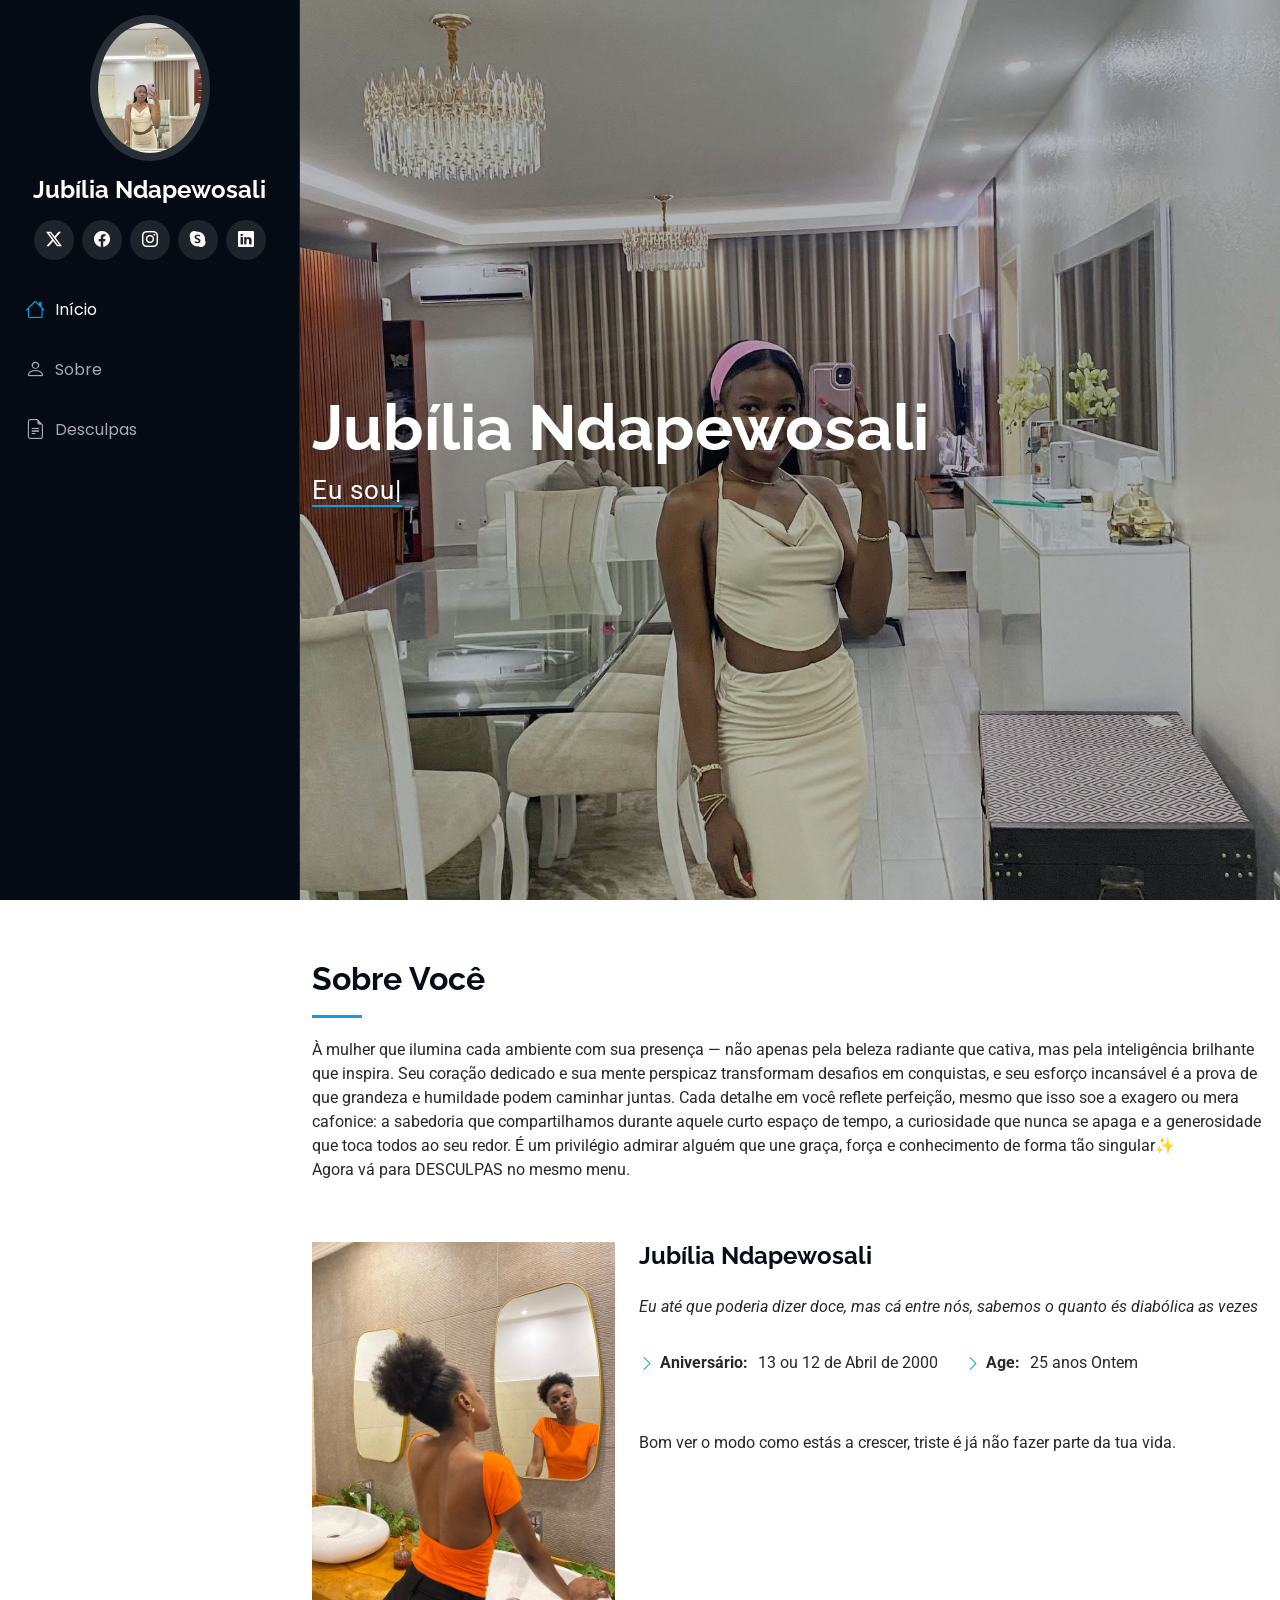
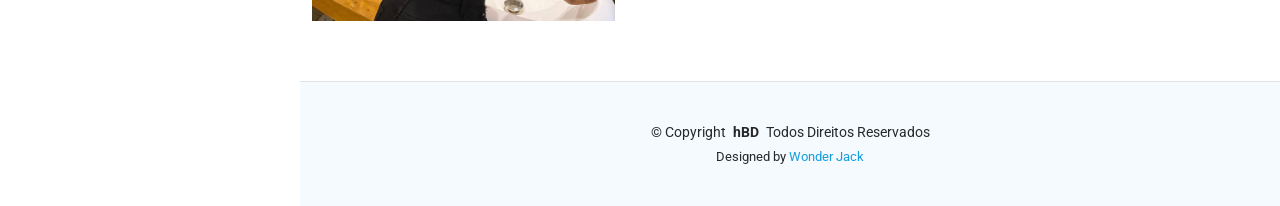
<file: index.html>
<!DOCTYPE html>
<html lang="en">
  <head>
    <meta charset="utf-8" />
    <meta content="width=device-width, initial-scale=1.0" name="viewport" />
    <title>HBD - Jubília Ndapewosali</title>
    <meta content="" name="description" />
    <meta content="" name="keywords" />

    <!-- Favicons -->
    <link href="assets/img/favicon.png" rel="icon" />
    <link href="assets/img/apple-touch-icon.png" rel="apple-touch-icon" />

    <!-- Fonts -->
    <link href="https://fonts.googleapis.com" rel="preconnect" />
    <link href="https://fonts.gstatic.com" rel="preconnect" crossorigin />
    <link
      href="https://fonts.googleapis.com/css2?family=Roboto:ital,wght@0,100;0,300;0,400;0,500;0,700;0,900;1,100;1,300;1,400;1,500;1,700;1,900&family=Poppins:ital,wght@0,100;0,200;0,300;0,400;0,500;0,600;0,700;0,800;0,900;1,100;1,200;1,300;1,400;1,500;1,600;1,700;1,800;1,900&family=Raleway:ital,wght@0,100;0,200;0,300;0,400;0,500;0,600;0,700;0,800;0,900;1,100;1,200;1,300;1,400;1,500;1,600;1,700;1,800;1,900&display=swap"
      rel="stylesheet"
    />

    <!-- Vendor CSS Files -->
    <link
      href="assets/vendor/bootstrap/css/bootstrap.min.css"
      rel="stylesheet"
    />
    <link
      href="assets/vendor/bootstrap-icons/bootstrap-icons.css"
      rel="stylesheet"
    />
    <link href="assets/vendor/aos/aos.css" rel="stylesheet" />
    <link
      href="assets/vendor/glightbox/css/glightbox.min.css"
      rel="stylesheet"
    />
    <link href="assets/vendor/swiper/swiper-bundle.min.css" rel="stylesheet" />

    <!-- Main CSS File -->
    <link href="assets/css/main.css" rel="stylesheet" />
  </head>

  <body class="index-page">
    <header id="header" class="header dark-background d-flex flex-column">
      <i class="header-toggle d-xl-none bi bi-list"></i>

      <div class="profile-img">
        <img
          src="assets/img/emCasa2.JPG"
          alt=""
          class="img-fluid rounded-circle"
        />
      </div>

      <a
        href="index.html"
        class="logo d-flex align-items-center justify-content-center"
      >
        <h1 class="sitename">Jubília Ndapewosali</h1>
      </a>

      <div class="social-links text-center">
        <a href="#" class="twitter"><i class="bi bi-twitter-x"></i></a>
        <a href="#" class="facebook"><i class="bi bi-facebook"></i></a>
        <a href="#" class="instagram"><i class="bi bi-instagram"></i></a>
        <a href="#" class="google-plus"><i class="bi bi-skype"></i></a>
        <a href="#" class="linkedin"><i class="bi bi-linkedin"></i></a>
      </div>

      <nav id="navmenu" class="navmenu">
        <ul>
          <li>
            <a href="index.html" class="active"
              ><i class="bi bi-house navicon"></i>Início</a
            >
          </li>
          <li>
            <a href="about.html"><i class="bi bi-person navicon"></i> Sobre</a>
          </li>
          <li>
            <a href="sorry.html"
              ><i class="bi bi-file-earmark-text navicon"></i> Desculpas</a
            >
          </li>
        </ul>
      </nav>
    </header>

    <main class="main">
      <!-- Hero Section -->
      <section id="hero" class="hero section dark-background">
        <img src="assets/img/emCasa.JPG" alt="" data-aos="fade-in" class="" />

        <div class="container" data-aos="fade-up" data-aos-delay="100">
          <h2>Jubília Ndapewosali</h2>
          <p>
            <span
              class="typed"
              data-typed-items="Eu sou, Penistenny, Assistente Virtual e Inteligente, Criada por, António Januário João, o, irritante, Jack, meu querido chefe, assim está melhor, por favor não o contes que chamei-o de irritante, tenho a missão de te fazer receber essa mensagem, para começar clique no menu SOBRE do lado central esquerdo da tua tela"
              >Penistenny</span
            ><span
              class="typed-cursor typed-cursor--blink"
              aria-hidden="true"
            ></span
            ><span
              class="typed-cursor typed-cursor--blink"
              aria-hidden="true"
            ></span>
          </p>
        </div>
      </section>
      <!-- /Hero Section -->

      <!-- About Section -->
      <section id="about" class="about section">
        <!-- Section Title -->
        <div class="container section-title" data-aos="fade-up">
          <h2>Sobre Você</h2>
          <p>
            À mulher que ilumina cada ambiente com sua presença — não apenas
            pela beleza radiante que cativa, mas pela inteligência brilhante que
            inspira. Seu coração dedicado e sua mente perspicaz transformam
            desafios em conquistas, e seu esforço incansável é a prova de que
            grandeza e humildade podem caminhar juntas. Cada detalhe em você
            reflete perfeição, mesmo que isso soe a exagero ou mera cafonice: a
            sabedoria que compartilhamos durante aquele curto espaço de tempo, a
            curiosidade que nunca se apaga e a generosidade que toca todos ao
            seu redor. É um privilégio admirar alguém que une graça, força e
            conhecimento de forma tão singular✨ <br />
            Agora vá para DESCULPAS no mesmo menu.
          </p>
        </div>
        <!-- End Section Title -->

        <div class="container" data-aos="fade-up" data-aos-delay="100">
          <div class="row gy-4 justify-content-center">
            <div class="col-lg-4">
              <img src="assets/img/Ainda.JPG" class="img-fluid" alt="" />
            </div>
            <div class="col-lg-8 content">
              <h2>Jubília Ndapewosali</h2>
              <p class="fst-italic py-3">
                Eu até que poderia dizer doce, mas cá entre nós, sabemos o
                quanto és diabólica as vezes
              </p>
              <div class="row">
                <div class="col-lg-6">
                  <ul>
                    <li>
                      <i class="bi bi-chevron-right"></i>
                      <strong>Aniversário:</strong>
                      <span>13 ou 12 de Abril de 2000</span>
                    </li>
                    <li></li>
                  </ul>
                </div>
                <div class="col-lg-6">
                  <ul>
                    <li>
                      <i class="bi bi-chevron-right"></i> <strong>Age:</strong>
                      <span>25 anos Ontem</span>
                    </li>
                  </ul>
                </div>
              </div>
              <p class="py-3">
                Bom ver o modo como estás a crescer, triste é já não fazer parte
                da tua vida.
              </p>
            </div>
          </div>
        </div>
      </section>
    </main>

    <footer id="footer" class="footer position-relative light-background">
      <div class="container">
        <div class="copyright text-center">
          <p>
            © <span>Copyright</span>
            <strong class="px-1 sitename">hBD</strong>
            <span>Todos Direitos Reservados</span>
          </p>
        </div>
        <div class="credits">
          Designed by
          <a href="https://www.instagram.com/wanderjackmds/">Wonder Jack</a>
        </div>
      </div>
    </footer>

    <!-- Scroll Top -->
    <a
      href="#"
      id="scroll-top"
      class="scroll-top d-flex align-items-center justify-content-center"
      ><i class="bi bi-arrow-up-short"></i
    ></a>

    <!-- Preloader -->
    <div id="preloader"></div>

    <!-- Vendor JS Files -->
    <script src="assets/vendor/bootstrap/js/bootstrap.bundle.min.js"></script>
    <script src="assets/vendor/php-email-form/validate.js"></script>
    <script src="assets/vendor/aos/aos.js"></script>
    <script src="assets/vendor/typed.js/typed.umd.js"></script>
    <script src="assets/vendor/purecounter/purecounter_vanilla.js"></script>
    <script src="assets/vendor/waypoints/noframework.waypoints.js"></script>
    <script src="assets/vendor/glightbox/js/glightbox.min.js"></script>
    <script src="assets/vendor/imagesloaded/imagesloaded.pkgd.min.js"></script>
    <script src="assets/vendor/isotope-layout/isotope.pkgd.min.js"></script>
    <script src="assets/vendor/swiper/swiper-bundle.min.js"></script>

    <!-- Main JS File -->
    <script src="assets/js/main.js"></script>
  </body>
</html>
</file>
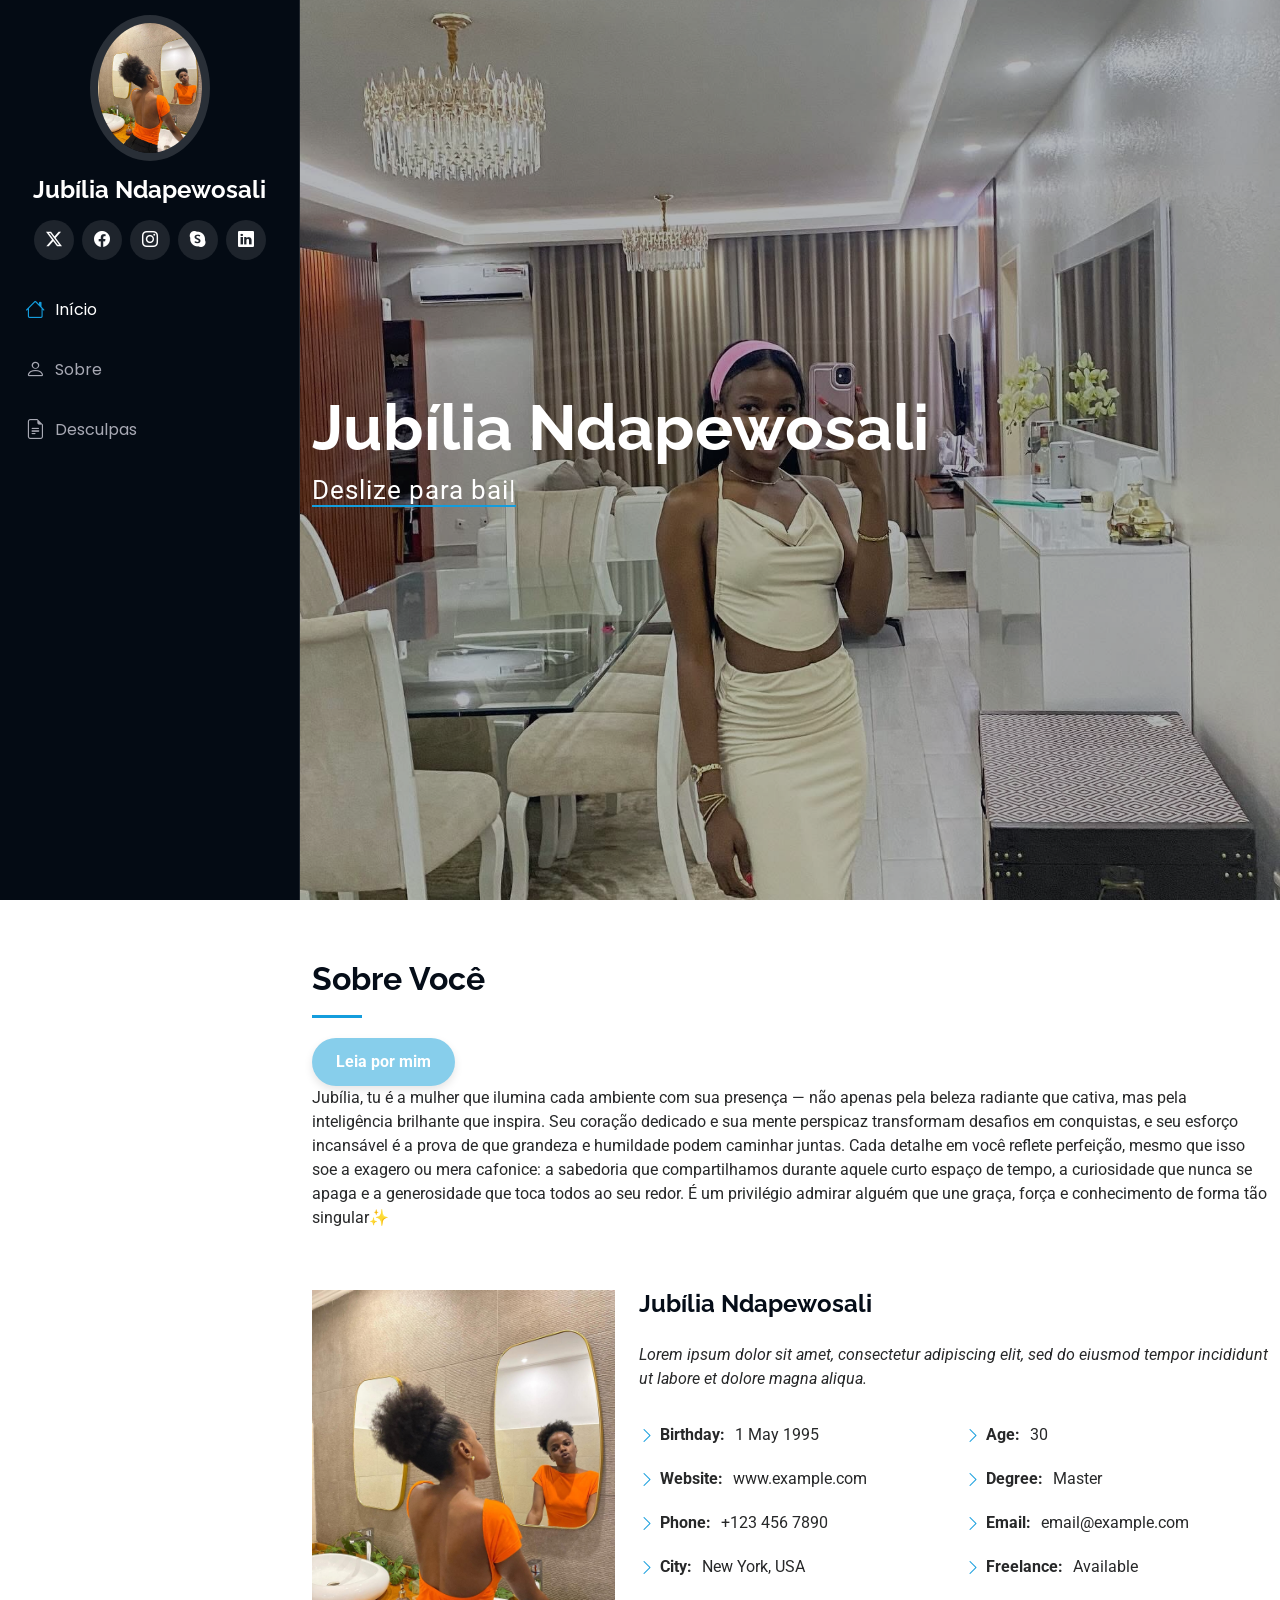
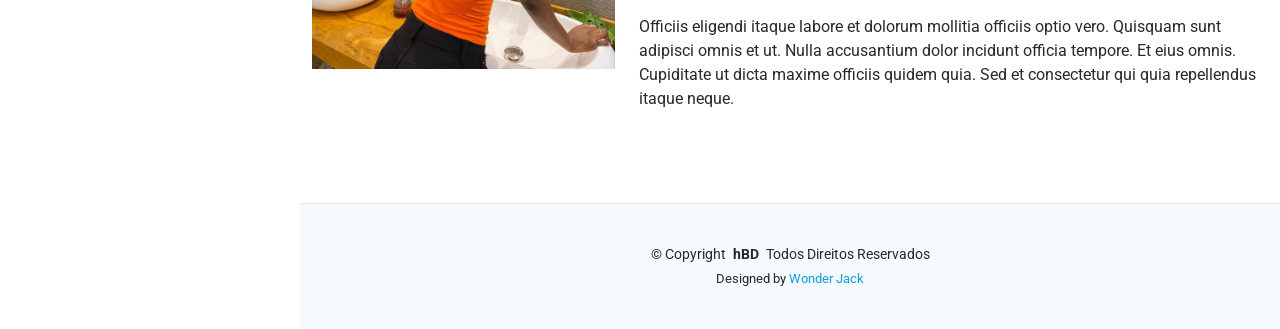
<file: about.html>
<!DOCTYPE html>
<html lang="en">
  <head>
    <meta charset="utf-8" />
    <meta content="width=device-width, initial-scale=1.0" name="viewport" />
    <title>HBD - Jubília Ndapewosali</title>
    <meta content="" name="description" />
    <meta content="" name="keywords" />

    <!-- Favicons -->
    <link href="assets/img/favicon.png" rel="icon" />
    <link href="assets/img/apple-touch-icon.png" rel="apple-touch-icon" />

    <!-- Fonts -->
    <link href="https://fonts.googleapis.com" rel="preconnect" />
    <link href="https://fonts.gstatic.com" rel="preconnect" crossorigin />
    <link
      href="https://fonts.googleapis.com/css2?family=Roboto:ital,wght@0,100;0,300;0,400;0,500;0,700;0,900;1,100;1,300;1,400;1,500;1,700;1,900&family=Poppins:ital,wght@0,100;0,200;0,300;0,400;0,500;0,600;0,700;0,800;0,900;1,100;1,200;1,300;1,400;1,500;1,600;1,700;1,800;1,900&family=Raleway:ital,wght@0,100;0,200;0,300;0,400;0,500;0,600;0,700;0,800;0,900;1,100;1,200;1,300;1,400;1,500;1,600;1,700;1,800;1,900&display=swap"
      rel="stylesheet"
    />
    <link rel="stylesheet" href="assets/css/about.css" />
    <!-- Vendor CSS Files -->
    <link
      href="assets/vendor/bootstrap/css/bootstrap.min.css"
      rel="stylesheet"
    />
    <link
      href="assets/vendor/bootstrap-icons/bootstrap-icons.css"
      rel="stylesheet"
    />
    <link href="assets/vendor/aos/aos.css" rel="stylesheet" />
    <link
      href="assets/vendor/glightbox/css/glightbox.min.css"
      rel="stylesheet"
    />
    <link href="assets/vendor/swiper/swiper-bundle.min.css" rel="stylesheet" />

    <!-- Main CSS File -->
    <link href="assets/css/main.css" rel="stylesheet" />
  </head>

  <body class="index-page">
    <header id="header" class="header dark-background d-flex flex-column">
      <i class="header-toggle d-xl-none bi bi-list"></i>

      <div class="profile-img">
        <img
          src="assets/img/Ainda.JPG"
          alt=""
          class="img-fluid rounded-circle"
        />
      </div>

      <a
        href="index.html"
        class="logo d-flex align-items-center justify-content-center"
      >
        <!-- Uncomment the line below if you also wish to use an image logo -->
        <!-- <img src="assets/img/logo.png" alt=""> -->
        <h1 class="sitename">Jubília Ndapewosali</h1>
      </a>

      <div class="social-links text-center">
        <a href="#" class="twitter"><i class="bi bi-twitter-x"></i></a>
        <a href="#" class="facebook"><i class="bi bi-facebook"></i></a>
        <a href="#" class="instagram"><i class="bi bi-instagram"></i></a>
        <a href="#" class="google-plus"><i class="bi bi-skype"></i></a>
        <a href="#" class="linkedin"><i class="bi bi-linkedin"></i></a>
      </div>

      <nav id="navmenu" class="navmenu">
        <ul>
          <li>
            <a href="index.html" class="active"
              ><i class="bi bi-house navicon"></i>Início</a
            >
          </li>
          <li>
            <a href="about.html"><i class="bi bi-person navicon"></i> Sobre</a>
          </li>
          <li>
            <a href="sorry.html"
              ><i class="bi bi-file-earmark-text navicon"></i> Desculpas</a
            >
          </li>
        </ul>
      </nav>
    </header>

    <main class="main">
      <!-- Hero Section -->
      <section id="hero" class="hero section dark-background">
        <img src="assets/img/emCasa.JPG" alt="" data-aos="fade-in" class="" />

        <div class="container" data-aos="fade-up" data-aos-delay="100">
          <h2>Jubília Ndapewosali</h2>
          <p>
            <span
              class="typed"
              data-typed-items="Deslize para baixo, por favor! Se preferir eu posso ler por ti, clique no botão LEIA POR MIM, abaixo."
              >Deslize</span
            ><span
              class="typed-cursor typed-cursor--blink"
              aria-hidden="true"
            ></span
            ><span
              class="typed-cursor typed-cursor--blink"
              aria-hidden="true"
            ></span>
          </p>
        </div>
      </section>
      <!-- /Hero Section -->

      <!-- About Section -->
      <section id="about" class="about section">
        <!-- Section Title -->
        <div class="container section-title" data-aos="fade-up">
          <h2>Sobre Você</h2>
          <button class="sky-blue-button" id="readForMe">Leia por mim</button>
          <p>
            Jubília, tu é a mulher que ilumina cada ambiente com sua presença —
            não apenas pela beleza radiante que cativa, mas pela inteligência
            brilhante que inspira. Seu coração dedicado e sua mente perspicaz
            transformam desafios em conquistas, e seu esforço incansável é a
            prova de que grandeza e humildade podem caminhar juntas. Cada
            detalhe em você reflete perfeição, mesmo que isso soe a exagero ou
            mera cafonice: a sabedoria que compartilhamos durante aquele curto
            espaço de tempo, a curiosidade que nunca se apaga e a generosidade
            que toca todos ao seu redor. É um privilégio admirar alguém que une
            graça, força e conhecimento de forma tão singular✨
          </p>
        </div>
        <!-- End Section Title -->

        <div class="container" data-aos="fade-up" data-aos-delay="100">
          <div class="row gy-4 justify-content-center">
            <div class="col-lg-4">
              <img src="assets/img/Ainda.JPG" class="img-fluid" alt="" />
            </div>
            <div class="col-lg-8 content">
              <h2>Jubília Ndapewosali</h2>
              <p class="fst-italic py-3">
                Lorem ipsum dolor sit amet, consectetur adipiscing elit, sed do
                eiusmod tempor incididunt ut labore et dolore magna aliqua.
              </p>
              <div class="row">
                <div class="col-lg-6">
                  <ul>
                    <li>
                      <i class="bi bi-chevron-right"></i>
                      <strong>Birthday:</strong> <span>1 May 1995</span>
                    </li>
                    <li>
                      <i class="bi bi-chevron-right"></i>
                      <strong>Website:</strong> <span>www.example.com</span>
                    </li>
                    <li>
                      <i class="bi bi-chevron-right"></i>
                      <strong>Phone:</strong> <span>+123 456 7890</span>
                    </li>
                    <li>
                      <i class="bi bi-chevron-right"></i>
                      <strong>City:</strong> <span>New York, USA</span>
                    </li>
                  </ul>
                </div>
                <div class="col-lg-6">
                  <ul>
                    <li>
                      <i class="bi bi-chevron-right"></i> <strong>Age:</strong>
                      <span>30</span>
                    </li>
                    <li>
                      <i class="bi bi-chevron-right"></i>
                      <strong>Degree:</strong> <span>Master</span>
                    </li>
                    <li>
                      <i class="bi bi-chevron-right"></i>
                      <strong>Email:</strong> <span>email@example.com</span>
                    </li>
                    <li>
                      <i class="bi bi-chevron-right"></i>
                      <strong>Freelance:</strong> <span>Available</span>
                    </li>
                  </ul>
                </div>
              </div>
              <p class="py-3">
                Officiis eligendi itaque labore et dolorum mollitia officiis
                optio vero. Quisquam sunt adipisci omnis et ut. Nulla
                accusantium dolor incidunt officia tempore. Et eius omnis.
                Cupiditate ut dicta maxime officiis quidem quia. Sed et
                consectetur qui quia repellendus itaque neque.
              </p>
            </div>
          </div>
        </div>
      </section>
    </main>

    <footer id="footer" class="footer position-relative light-background">
      <div class="container">
        <div class="copyright text-center">
          <p>
            © <span>Copyright</span>
            <strong class="px-1 sitename">hBD</strong>
            <span>Todos Direitos Reservados</span>
          </p>
        </div>
        <div class="credits">
          Designed by
          <a href="https://www.instagram.com/wanderjackmds/">Wonder Jack</a>
        </div>
      </div>
    </footer>

    <!-- Scroll Top -->
    <a
      href="#"
      id="scroll-top"
      class="scroll-top d-flex align-items-center justify-content-center"
      ><i class="bi bi-arrow-up-short"></i
    ></a>

    <!-- Preloader -->
    <div id="preloader"></div>

    <!-- Vendor JS Files -->
    <script src="assets/vendor/bootstrap/js/bootstrap.bundle.min.js"></script>
    <script src="assets/vendor/php-email-form/validate.js"></script>
    <script src="assets/vendor/aos/aos.js"></script>
    <script src="assets/vendor/typed.js/typed.umd.js"></script>
    <script src="assets/vendor/purecounter/purecounter_vanilla.js"></script>
    <script src="assets/vendor/waypoints/noframework.waypoints.js"></script>
    <script src="assets/vendor/glightbox/js/glightbox.min.js"></script>
    <script src="assets/vendor/imagesloaded/imagesloaded.pkgd.min.js"></script>
    <script src="assets/vendor/isotope-layout/isotope.pkgd.min.js"></script>
    <script src="assets/vendor/swiper/swiper-bundle.min.js"></script>

    <!-- Main JS File -->
    <script type="module" src="assets/js/main.js"></script>
    <script type="module" src="assets/js/about.js"></script>
  </body>
</html>
</file>
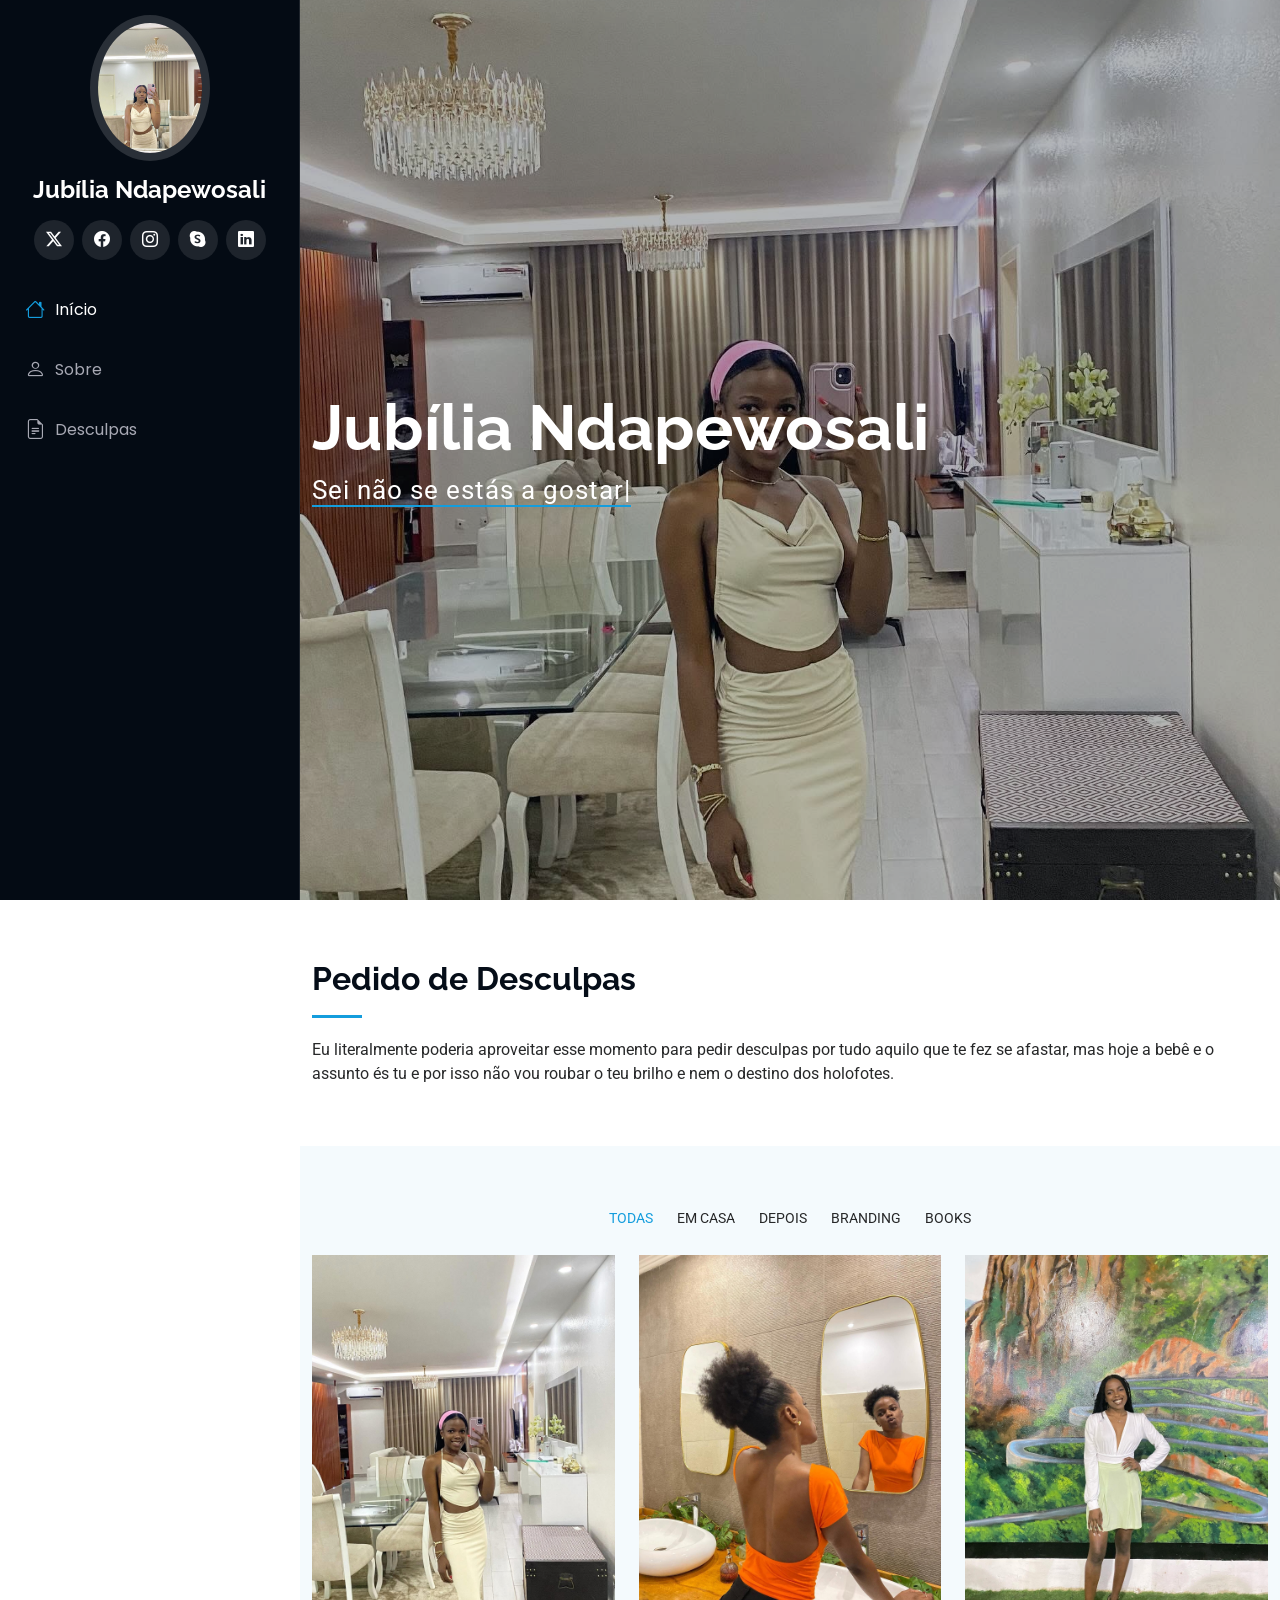
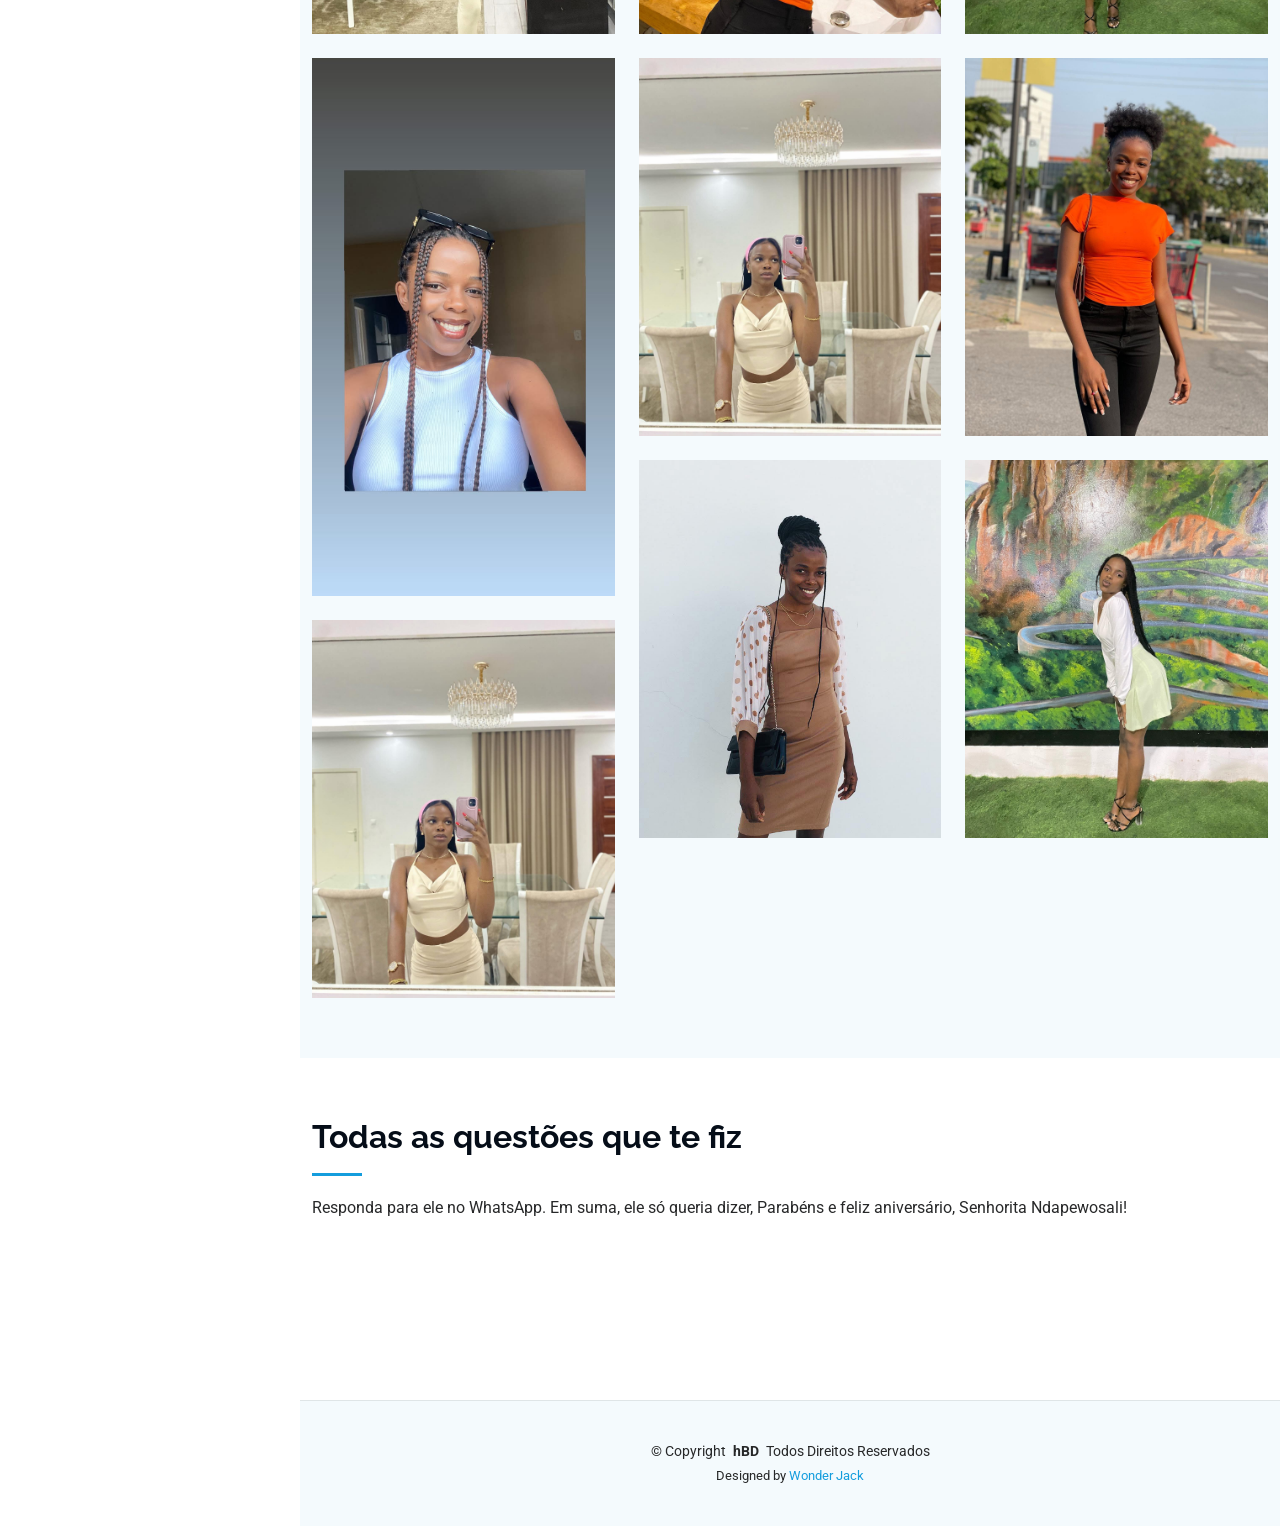
<file: sorry.html>
<!DOCTYPE html>
<html lang="en">
  <head>
    <meta charset="utf-8" />
    <meta content="width=device-width, initial-scale=1.0" name="viewport" />
    <title>HBD - Jubília Ndapewosali</title>
    <meta content="" name="description" />
    <meta content="" name="keywords" />

    <!-- Favicons -->
    <link href="assets/img/favicon.png" rel="icon" />
    <link href="assets/img/apple-touch-icon.png" rel="apple-touch-icon" />

    <!-- Fonts -->
    <link href="https://fonts.googleapis.com" rel="preconnect" />
    <link href="https://fonts.gstatic.com" rel="preconnect" crossorigin />
    <link
      href="https://fonts.googleapis.com/css2?family=Roboto:ital,wght@0,100;0,300;0,400;0,500;0,700;0,900;1,100;1,300;1,400;1,500;1,700;1,900&family=Poppins:ital,wght@0,100;0,200;0,300;0,400;0,500;0,600;0,700;0,800;0,900;1,100;1,200;1,300;1,400;1,500;1,600;1,700;1,800;1,900&family=Raleway:ital,wght@0,100;0,200;0,300;0,400;0,500;0,600;0,700;0,800;0,900;1,100;1,200;1,300;1,400;1,500;1,600;1,700;1,800;1,900&display=swap"
      rel="stylesheet"
    />

    <!-- Vendor CSS Files -->
    <link
      href="assets/vendor/bootstrap/css/bootstrap.min.css"
      rel="stylesheet"
    />
    <link
      href="assets/vendor/bootstrap-icons/bootstrap-icons.css"
      rel="stylesheet"
    />
    <link href="assets/vendor/aos/aos.css" rel="stylesheet" />
    <link
      href="assets/vendor/glightbox/css/glightbox.min.css"
      rel="stylesheet"
    />
    <link href="assets/vendor/swiper/swiper-bundle.min.css" rel="stylesheet" />

    <!-- Main CSS File -->
    <link href="assets/css/main.css" rel="stylesheet" />

  </head>

  <body class="index-page">
    <header id="header" class="header dark-background d-flex flex-column">
      <i class="header-toggle d-xl-none bi bi-list"></i>

      <div class="profile-img">
        <img
          src="assets/img/emCasa2.JPG"
          alt=""
          class="img-fluid rounded-circle"
        />
      </div>

      <a
        href="index.html"
        class="logo d-flex align-items-center justify-content-center"
      >
        <!-- Uncomment the line below if you also wish to use an image logo -->
        <!-- <img src="assets/img/logo.png" alt=""> -->
        <h1 class="sitename">Jubília Ndapewosali</h1>
      </a>

      <div class="social-links text-center">
        <a href="#" class="twitter"><i class="bi bi-twitter-x"></i></a>
        <a href="#" class="facebook"><i class="bi bi-facebook"></i></a>
        <a href="#" class="instagram"><i class="bi bi-instagram"></i></a>
        <a href="#" class="google-plus"><i class="bi bi-skype"></i></a>
        <a href="#" class="linkedin"><i class="bi bi-linkedin"></i></a>
      </div>

      <nav id="navmenu" class="navmenu">
        <ul>
          <li>
            <a href="index.html" class="active"
              ><i class="bi bi-house navicon"></i>Início</a
            >
          </li>
          <li>
            <a href="about.html"><i class="bi bi-person navicon"></i> Sobre</a>
          </li>
          <li>
            <a href="sorry.html"
              ><i class="bi bi-file-earmark-text navicon"></i> Desculpas</a
            >
          </li>
        </ul>
      </nav>
    </header>

    <main class="main">
      <!-- Hero Section -->
      <section id="hero" class="hero section dark-background">
        <img src="assets/img/emCasa.JPG" alt="" data-aos="fade-in" class="" />

        <div class="container" data-aos="fade-up" data-aos-delay="100">
          <h2>Jubília Ndapewosali</h2>
          <p>
            <span
              class="typed"
              data-typed-items="Sei não se estás a gostar, mas devo cumprir apenas. Porque pelo contrário, ele criará outra assistente!, para continuar, deslize para baixo"
              >Sei não se estás a gostar</span
            ><span
              class="typed-cursor typed-cursor--blink"
              aria-hidden="true"
            ></span
            ><span
              class="typed-cursor typed-cursor--blink"
              aria-hidden="true"
            ></span>
          </p>
        </div>
      </section>
      <!-- /Hero Section -->

      <!-- About Section -->
      <section id="about" class="about section">
        <!-- Section Title -->
        <div class="container section-title" data-aos="fade-up">
          <h2>Pedido de Desculpas</h2>
          <p>
            Eu literalmente poderia aproveitar esse momento para pedir desculpas
            por tudo aquilo que te fez se afastar, mas hoje a bebê e o assunto
            és tu e por isso não vou roubar o teu brilho e nem o destino dos holofotes.
          </p>
        </div>
        <!-- End Section Title -->

      
      <!-- Portfolio Section -->
      <section id="portfolio" class="portfolio section light-background">

        <div class="container">
          <div
            class="isotope-layout"
            data-default-filter="*"
            data-layout="masonry"
            data-sort="original-order"
          >
            <ul
              class="portfolio-filters isotope-filters"
              data-aos="fade-up"
              data-aos-delay="100"
            >
              <li data-filter="*" class="filter-active">Todas</li>
              <li data-filter=".filter-app">Em Casa</li>
              <li data-filter=".filter-product">Depois</li>
              <li data-filter=".filter-branding">Branding</li>
              <li data-filter=".filter-books">Books</li>
            </ul>
            <!-- End Portfolio Filters -->

            <div
              class="row gy-4 isotope-container"
              data-aos="fade-up"
              data-aos-delay="200"
            >
              <div
                class="col-lg-4 col-md-6 portfolio-item isotope-item filter-app"
              >
                <div class="portfolio-content h-100">
                  <img
                    src="assets/img/emCasa.JPG"
                    class="img-fluid"
                    alt=""
                  />
                  <div class="portfolio-info">
                    <h4>Assim está em casa.</h4>
                    <p>Mas em casa é para ficar assim toda gira?</p>
                    <a
                      href="assets/img/emCasa2.JPG"
                      title="Pronta para Sair, né?"
                      data-gallery="portfolio-gallery-app"
                      class="glightbox preview-link"
                      ><i class="bi bi-zoom-in"></i
                    ></a>
                    <a
                      href="portfolio-details.html"
                      title="Mais Detalhes"
                      class="details-link"
                      ><i class="bi bi-link-45deg"></i
                    ></a>
                  </div>
                </div>
              </div>
              <!-- End Portfolio Item -->

              <div
                class="col-lg-4 col-md-6 portfolio-item isotope-item filter-product"
              >
                <div class="portfolio-content h-100">
                  <img
                    src="assets/img/Ainda.JPG"
                    class="img-fluid"
                    alt=""
                  />
                  <div class="portfolio-info">
                    <h4>Antes de se conhecerem?</h4>
                    <p>Ele ali ainda não te conhecia? Certo?</p>
                    <a
                      href="assets/img/Ainda.JPG"
                      title="Olhando assim, fica parecendo anjinha até!"
                      data-gallery="portfolio-gallery-product"
                      class="glightbox preview-link"
                      ><i class="bi bi-zoom-in"></i
                    ></a>
                    <a
                      href="portfolio-details.html"
                      title="Mais Detalhes"
                      class="details-link"
                      ><i class="bi bi-link-45deg"></i
                    ></a>
                  </div>
                </div>
              </div>
              <!-- End Portfolio Item -->

              <div
                class="col-lg-4 col-md-6 portfolio-item isotope-item filter-branding"
              >
                <div class="portfolio-content h-100">
                  <img
                    src="assets/img/mandouPraMim.JPG"
                    class="img-fluid"
                    alt=""
                  />
                  <div class="portfolio-info">
                    <h4>Lembras que mandaste?</h4>
                    <p>Nessa altura, se vivessem na mesma cidade, casariam, parece.</p>
                    <a
                      href="assets/img/mandouPraMim.JPG"
                      title="Cê estava adorando tudo que viviam nessa época?"
                      data-gallery="portfolio-gallery-branding"
                      class="glightbox preview-link"
                      ><i class="bi bi-zoom-in"></i
                    ></a>
                    <a
                      href="portfolio-details.html"
                      title="Mais Detalhes"
                      class="details-link"
                      ><i class="bi bi-link-45deg"></i
                    ></a>
                  </div>
                </div>
              </div>
              <!-- End Portfolio Item -->

              <div
                class="col-lg-4 col-md-6 portfolio-item isotope-item filter-books"
              >
                <div class="portfolio-content h-100">
                  <img
                    src="assets/img/Depois.JPG"
                    class="img-fluid"
                    alt=""
                  />
                  <div class="portfolio-info">
                    <h4>Depois de tudo?</h4>
                    <p>Será que ali, foi depois de tudo?</p>
                    <a
                      href="assets/img/Depois.JPG"
                      title="Grandes tempos"
                      data-gallery="portfolio-gallery-book"
                      class="glightbox preview-link"
                      ><i class="bi bi-zoom-in"></i
                    ></a>
                    <a
                      href="portfolio-details.html"
                      title="Mais Detalhes"
                      class="details-link"
                      ><i class="bi bi-link-45deg"></i
                    ></a>
                  </div>
                </div>
              </div>
              <!-- End Portfolio Item -->

              <div
                class="col-lg-4 col-md-6 portfolio-item isotope-item filter-app"
              >
                <div class="portfolio-content h-100">
                  <img
                    src="assets/img/emCasa2.JPG"
                    class="img-fluid"
                    alt=""
                  />
                  <div class="portfolio-info">
                    <h4>Ufa</h4>
                    <p>Se eu fosse meu chefe, também te pegaria, ou queimava todos meus algoritmos tentando.</p>
                    <a
                      href="assets/img/emCasa2.JPG"
                      title="Simplesmente wauuu"
                      data-gallery="portfolio-gallery-app"
                      class="glightbox preview-link"
                      ><i class="bi bi-zoom-in"></i
                    ></a>
                    <a
                      href="portfolio-details.html"
                      title="mais Detalhes"
                      class="details-link"
                      ><i class="bi bi-link-45deg"></i
                    ></a>
                  </div>
                </div>
              </div>
              <!-- End Portfolio Item -->


              <div
                class="col-lg-4 col-md-6 portfolio-item isotope-item filter-branding"
              >
                <div class="portfolio-content h-100">
                  <img
                    src="assets/img/Ainda2.JPG"
                    class="img-fluid"
                    alt=""
                  />
                  <div class="portfolio-info">
                    <h4>+++++++++++</h4>
                    <p>Sem comentários</p>
                    <a
                      href="assets/img/Ainda2.JPG"
                      title="Branding 2"
                      data-gallery="portfolio-gallery-branding"
                      class="glightbox preview-link"
                      ><i class="bi bi-zoom-in"></i
                    ></a>
                    <a
                      href="portfolio-details.html"
                      title="More Details"
                      class="details-link"
                      ><i class="bi bi-link-45deg"></i
                    ></a>
                  </div>
                </div>
              </div>
              <!-- End Portfolio Item -->



              <div
                class="col-lg-4 col-md-6 portfolio-item isotope-item filter-app"
              >
                <div class="portfolio-content h-100">
                  <img
                    src="assets/img/Ainda3.JPG"
                    class="img-fluid"
                    alt=""
                  />
                  <div class="portfolio-info">
                    <h4>Humanos são interessantes</h4>
                    <p>Olha, se ele te visse nesse tempo, não te olharia...</p>
                    <a
                      href="assets/img/Ainda3.JPG"
                      title="Desculpas, sem ofensas..."
                      data-gallery="portfolio-gallery-app"
                      class="glightbox preview-link"
                      ><i class="bi bi-zoom-in"></i
                    ></a>
                    <a
                      href="portfolio-details.html"
                      title="More Details"
                      class="details-link"
                      ><i class="bi bi-link-45deg"></i
                    ></a>
                  </div>
                </div>
              </div>
              <!-- End Portfolio Item -->


              <div
                class="col-lg-4 col-md-6 portfolio-item isotope-item filter-branding"
              >
                <div class="portfolio-content h-100">
                  <img
                    src="assets/img/mandouPramim2.JPG"
                    class="img-fluid"
                    alt=""
                  />
                  <div class="portfolio-info">
                    <h4>Hum</h4>
                    <p>++++++++++++++++++++++</p>
                    <a
                      href="assets/img/mandouPramim2.JPG"
                      title="Branding 2"
                      data-gallery="portfolio-gallery-branding"
                      class="glightbox preview-link"
                      ><i class="bi bi-zoom-in"></i
                    ></a>
                    <a
                      href="portfolio-details.html"
                      title="More Details"
                      class="details-link"
                      ><i class="bi bi-link-45deg"></i
                    ></a>
                  </div>
                </div>
              </div>
              <!-- End Portfolio Item -->

              <div
                class="col-lg-4 col-md-6 portfolio-item isotope-item filter-books"
              >
                <div class="portfolio-content h-100">
                  <img
                    src="assets/img/emCasa2.JPG"
                    class="img-fluid"
                    alt=""
                  />
                  <div class="portfolio-info">
                    <h4>Repetida, né?</h4>
                    <p>Não queria baixar mais tantas fotos</p>
                    <a
                      href="assets/img/emCasa2.JPG"
                      title="Branding 3"
                      data-gallery="portfolio-gallery-book"
                      class="glightbox preview-link"
                      ><i class="bi bi-zoom-in"></i
                    ></a>
                    <a
                      href="portfolio-details.html"
                      title="More Details"
                      class="details-link"
                      ><i class="bi bi-link-45deg"></i
                    ></a>
                  </div>
                </div>
              </div>
              <!-- End Portfolio Item -->
            </div>
            <!-- End Portfolio Container -->
          </div>
        </div>
      </section>
      <!-- /Portfolio Section -->

      <!-- Contact Section -->
      <section id="contact" class="contact section">
        <!-- Section Title -->
        <div class="container section-title" data-aos="fade-up">
          <h2>Todas as questões que te fiz</h2>
          <p>
            Responda para ele no WhatsApp. Em suma, ele só queria dizer, Parabéns e feliz aniversário, Senhorita Ndapewosali!
          </p>
        </div>
        <!-- End Section Title -->
      </section>
      <!-- /Contact Section -->
    </main>

    <footer id="footer" class="footer position-relative light-background">
      <div class="container">
        <div class="copyright text-center">
          <p>
            © <span>Copyright</span>
            <strong class="px-1 sitename">hBD</strong>
            <span>Todos Direitos Reservados</span>
          </p>
        </div>
        <div class="credits">
          Designed by
          <a href="https://www.instagram.com/wanderjackmds/">Wonder Jack</a>
        </div>
      </div>
    </footer>

    <!-- Scroll Top -->
    <a
      href="#"
      id="scroll-top"
      class="scroll-top d-flex align-items-center justify-content-center"
      ><i class="bi bi-arrow-up-short"></i
    ></a>

    <!-- Preloader -->
    <div id="preloader"></div>

    <!-- Vendor JS Files -->
    <script src="assets/vendor/bootstrap/js/bootstrap.bundle.min.js"></script>
    <script src="assets/vendor/php-email-form/validate.js"></script>
    <script src="assets/vendor/aos/aos.js"></script>
    <script src="assets/vendor/typed.js/typed.umd.js"></script>
    <script src="assets/vendor/purecounter/purecounter_vanilla.js"></script>
    <script src="assets/vendor/waypoints/noframework.waypoints.js"></script>
    <script src="assets/vendor/glightbox/js/glightbox.min.js"></script>
    <script src="assets/vendor/imagesloaded/imagesloaded.pkgd.min.js"></script>
    <script src="assets/vendor/isotope-layout/isotope.pkgd.min.js"></script>
    <script src="assets/vendor/swiper/swiper-bundle.min.js"></script>

    <!-- Main JS File -->
    <script type="module" src="assets/js/main.js"></script>
    <script type="module" src="assets/js/about.js"></script>
  </body>
</html>
</file>
<file: assets/css/about.css>
.sky-blue-button {
  background-color: #87ceeb; /* Azul céu clássico */
  color: white; /* Texto branco para contraste */
  border: none; /* Remove a borda padrão */
  padding: 12px 24px; /* Espaçamento interno confortável */
  border-radius: 25px; /* Bordas completamente arredondadas */
  font-size: 16px; /* Tamanho legível */
  font-weight: bold; /* Texto em negrito */
  cursor: pointer; /* Mostra que é clicável */
  transition: all 0.3s ease; /* Suaviza efeitos de hover */
  box-shadow: 0 4px 8px rgba(0, 0, 0, 0.1); /* Sombra sútíl */
}

.sky-blue-button:hover {
  background-color: #6cb4ee; /* Tom levemente mais escuro no hover */
  transform: translateY(-2px); /* Efeito de levantar */
  box-shadow: 0 6px 12px rgba(0, 0, 0, 0.15); /* Sombra mais pronunciada */
}

.sky-blue-button:active {
  transform: translateY(0); /* Efeito de pressionar */
  box-shadow: 0 2px 4px rgba(0, 0, 0, 0.1); /* Sombra menor */
}
</file>
<file: assets/css/main.css>
/**
* Template Name: iPortfolio
* Template URL: https://bootstrapmade.com/iportfolio-bootstrap-portfolio-websites-template/
* Updated: Jun 29 2024 with Bootstrap v5.3.3
* Author: BootstrapMade.com
* License: https://bootstrapmade.com/license/
*/

/*--------------------------------------------------------------
# Font & Color Variables
# Help: https://bootstrapmade.com/color-system/
--------------------------------------------------------------*/
/* Fonts */
:root {
  --default-font: "Roboto",  system-ui, -apple-system, "Segoe UI", Roboto, "Helvetica Neue", Arial, "Noto Sans", "Liberation Sans", sans-serif, "Apple Color Emoji", "Segoe UI Emoji", "Segoe UI Symbol", "Noto Color Emoji";
  --heading-font: "Raleway",  sans-serif;
  --nav-font: "Poppins",  sans-serif;
}

/* Global Colors - The following color variables are used throughout the website. Updating them here will change the color scheme of the entire website */
:root { 
  --background-color: #ffffff; /* Background color for the entire website, including individual sections */
  --default-color: #272829; /* Default color used for the majority of the text content across the entire website */
  --heading-color: #050d18; /* Color for headings, subheadings and title throughout the website */
  --accent-color: #149ddd; /* Accent color that represents your brand on the website. It's used for buttons, links, and other elements that need to stand out */
  --surface-color: #ffffff; /* The surface color is used as a background of boxed elements within sections, such as cards, icon boxes, or other elements that require a visual separation from the global background. */
  --contrast-color: #ffffff; /* Contrast color for text, ensuring readability against backgrounds of accent, heading, or default colors. */
}

/* Nav Menu Colors - The following color variables are used specifically for the navigation menu. They are separate from the global colors to allow for more customization options */
:root {
  --nav-color: #a8a9b4;  /* The default color of the main navmenu links */
  --nav-hover-color: #ffffff; /* Applied to main navmenu links when they are hovered over or active */
  --nav-mobile-background-color: #040b14; /* Used as the background color for mobile navigation menu */
  --nav-dropdown-background-color: #040b14; /* Used as the background color for dropdown items that appear when hovering over primary navigation items */
  --nav-dropdown-color: #a8a9b4; /* Used for navigation links of the dropdown items in the navigation menu. */
  --nav-dropdown-hover-color: #ffffff; /* Similar to --nav-hover-color, this color is applied to dropdown navigation links when they are hovered over. */
}

/* Color Presets - These classes override global colors when applied to any section or element, providing reuse of the sam color scheme. */

.light-background {
  --background-color: #f4fafd;
  --surface-color: #ffffff;
}

.dark-background {
  --background-color: #040b14;
  --default-color: #ffffff;
  --heading-color: #ffffff;
  --surface-color: #151f2b;
  --contrast-color: #ffffff;
}

/* Smooth scroll */
:root {
  scroll-behavior: smooth;
}

/*--------------------------------------------------------------
# General Styling & Shared Classes
--------------------------------------------------------------*/
body {
  color: var(--default-color);
  background-color: var(--background-color);
  font-family: var(--default-font);
}

a {
  color: var(--accent-color);
  text-decoration: none;
  transition: 0.3s;
}

a:hover {
  color: color-mix(in srgb, var(--accent-color), transparent 25%);
  text-decoration: none;
}

h1,
h2,
h3,
h4,
h5,
h6 {
  color: var(--heading-color);
  font-family: var(--heading-font);
}

/* PHP Email Form Messages
------------------------------*/
.php-email-form .error-message {
  display: none;
  background: #df1529;
  color: #ffffff;
  text-align: left;
  padding: 15px;
  margin-bottom: 24px;
  font-weight: 600;
}

.php-email-form .sent-message {
  display: none;
  color: #ffffff;
  background: #059652;
  text-align: center;
  padding: 15px;
  margin-bottom: 24px;
  font-weight: 600;
}

.php-email-form .loading {
  display: none;
  background: var(--surface-color);
  text-align: center;
  padding: 15px;
  margin-bottom: 24px;
}

.php-email-form .loading:before {
  content: "";
  display: inline-block;
  border-radius: 50%;
  width: 24px;
  height: 24px;
  margin: 0 10px -6px 0;
  border: 3px solid var(--accent-color);
  border-top-color: var(--surface-color);
  animation: php-email-form-loading 1s linear infinite;
}

@keyframes php-email-form-loading {
  0% {
    transform: rotate(0deg);
  }

  100% {
    transform: rotate(360deg);
  }
}

/*--------------------------------------------------------------
# Global Header
--------------------------------------------------------------*/
.header {
  color: var(--default-color);
  background-color: var(--background-color);
  position: fixed;
  top: 0;
  left: 0;
  bottom: 0;
  padding: 0 15px;
  width: 300px;
  transition: all ease-in-out 0.3s;
  overflow-y: auto;
  z-index: 997;
  border-right: 1px solid color-mix(in srgb, var(--default-color), transparent 90%);
}

.header .profile-img img {
  margin: 15px auto;
  display: block;
  width: 120px;
  border: 8px solid color-mix(in srgb, var(--default-color), transparent 85%);
}

.header .logo {
  line-height: 1;
  margin-bottom: 15px;
}

.header .logo img {
  max-height: 32px;
  margin-right: 8px;
}

.header .logo h1 {
  font-size: 24px;
  margin: 0;
  font-weight: 700;
  color: var(--heading-color);
}

.header .social-links {
  margin: 0 0 20px 0;
}

.header .social-links a {
  font-size: 16px;
  display: inline-flex;
  align-items: center;
  justify-content: center;
  background: color-mix(in srgb, var(--default-color), transparent 90%);
  color: var(--default-color);
  margin: 0 2px;
  border-radius: 50%;
  text-align: center;
  width: 40px;
  height: 40px;
  transition: 0.3s;
}

.header .social-links a:hover {
  color: var(--contrast-color);
  background: var(--accent-color);
}

@media (min-width: 1200px) {

  .header~main,
  .header~#footer {
    margin-left: 300px;
  }
}

@media (max-width: 1199px) {
  .header {
    left: -100%;
  }
}

.header.header-show {
  left: 0;
}

.header .header-toggle {
  color: var(--contrast-color);
  background-color: var(--accent-color);
  font-size: 22px;
  display: flex;
  align-items: center;
  justify-content: center;
  width: 40px;
  height: 40px;
  border-radius: 50%;
  cursor: pointer;
  position: fixed;
  top: 15px;
  right: 15px;
  z-index: 9999;
  transition: background-color 0.3s;
}

.header .header-toggle:hover {
  color: var(--contrast-color);
  background-color: color-mix(in srgb, var(--accent-color) 90%, white 15%);
}

/*--------------------------------------------------------------
# Navigation Menu
--------------------------------------------------------------*/
.mobile-nav-toggle {
  display: none;
}

.navmenu {
  padding: 0;
  z-index: 9997;
}

.navmenu ul {
  list-style: none;
  padding: 0 0 20px 0;
  margin: 0;
}

.navmenu a,
.navmenu a:focus {
  color: var(--nav-color);
  padding: 15px 10px;
  font-family: var(--nav-font);
  font-size: 16px;
  font-weight: 400;
  display: flex;
  align-items: center;
  white-space: nowrap;
  transition: 0.3s;
  width: 100%;
}

.navmenu a .navicon,
.navmenu a:focus .navicon {
  font-size: 20px;
  margin-right: 10px;
}

.navmenu a .toggle-dropdown,
.navmenu a:focus .toggle-dropdown {
  font-size: 12px;
  line-height: 0;
  margin-left: auto;
  width: 30px;
  height: 30px;
  display: flex;
  align-items: center;
  justify-content: center;
  border-radius: 50%;
  transition: 0.3s;
  flex-shrink: 0;
  background-color: color-mix(in srgb, var(--accent-color), transparent 90%);
}

.navmenu a .toggle-dropdown:hover,
.navmenu a:focus .toggle-dropdown:hover {
  background-color: var(--accent-color);
  color: var(--contrast-color);
}

.navmenu a:hover,
.navmenu .active,
.navmenu .active:focus {
  color: var(--nav-hover-color);
}

.navmenu a:hover .navicon,
.navmenu .active .navicon,
.navmenu .active:focus .navicon {
  color: var(--accent-color);
}

.navmenu .active .toggle-dropdown,
.navmenu .active:focus .toggle-dropdown {
  background-color: var(--accent-color);
  color: var(--contrast-color);
  transform: rotate(180deg);
}

.navmenu .dropdown {
  display: block;
}

.navmenu .dropdown a,
.navmenu .dropdown a:focus {
  color: --nav-dropdown-color;
}

.navmenu .dropdown a:hover,
.navmenu .dropdown .active,
.navmenu .dropdown .active:focus {
  color: var(--nav-dropdown-hover-color);
}

.navmenu .dropdown ul {
  position: static;
  display: none;
  z-index: 99;
  padding: 5px 10px;
  margin: 5px 10px;
  background-color: var(--nav-dropdown-background-color);
  border: 1px solid color-mix(in srgb, var(--default-color), transparent 90%);
  box-shadow: none;
  transition: all 0.5s ease-in-out;
}

.navmenu .dropdown ul ul {
  background-color: rgba(33, 37, 41, 0.1);
}

.navmenu .dropdown>.dropdown-active {
  display: block;
  background-color: rgba(33, 37, 41, 0.03);
}

/*--------------------------------------------------------------
# Global Footer
--------------------------------------------------------------*/
.footer {
  color: var(--default-color);
  background-color: var(--background-color);
  font-size: 14px;
  padding: 40px 0;
  position: relative;
  border-top: 1px solid color-mix(in srgb, var(--default-color), transparent 90%);
}

.footer .copyright p {
  margin-bottom: 0;
}

.footer .credits {
  margin-top: 4px;
  font-size: 13px;
  text-align: center;
}

/*--------------------------------------------------------------
# Preloader
--------------------------------------------------------------*/
#preloader {
  position: fixed;
  inset: 0;
  z-index: 999999;
  overflow: hidden;
  background: var(--background-color);
  transition: all 0.6s ease-out;
}

#preloader:before {
  content: "";
  position: fixed;
  top: calc(50% - 30px);
  left: calc(50% - 30px);
  border: 6px solid #ffffff;
  border-color: var(--accent-color) transparent var(--accent-color) transparent;
  border-radius: 50%;
  width: 60px;
  height: 60px;
  animation: animate-preloader 1.5s linear infinite;
}

@keyframes animate-preloader {
  0% {
    transform: rotate(0deg);
  }

  100% {
    transform: rotate(360deg);
  }
}

/*--------------------------------------------------------------
# Scroll Top Button
--------------------------------------------------------------*/
.scroll-top {
  position: fixed;
  visibility: hidden;
  opacity: 0;
  right: 15px;
  bottom: -15px;
  z-index: 99999;
  background-color: var(--accent-color);
  width: 44px;
  height: 44px;
  border-radius: 50px;
  transition: all 0.4s;
}

.scroll-top i {
  font-size: 24px;
  color: var(--contrast-color);
  line-height: 0;
}

.scroll-top:hover {
  background-color: color-mix(in srgb, var(--accent-color), transparent 20%);
  color: var(--contrast-color);
}

.scroll-top.active {
  visibility: visible;
  opacity: 1;
  bottom: 15px;
}

/*--------------------------------------------------------------
# Disable aos animation delay on mobile devices
--------------------------------------------------------------*/
@media screen and (max-width: 768px) {
  [data-aos-delay] {
    transition-delay: 0 !important;
  }
}

/*--------------------------------------------------------------
# Global Page Titles & Breadcrumbs
--------------------------------------------------------------*/
.page-title {
  color: var(--default-color);
  background-color: var(--background-color);
  padding: 25px 0;
  position: relative;
}

.page-title h1 {
  font-size: 24px;
  font-weight: 700;
}

.page-title .breadcrumbs ol {
  display: flex;
  flex-wrap: wrap;
  list-style: none;
  padding: 0;
  margin: 0;
  font-size: 14px;
  font-weight: 400;
}

.page-title .breadcrumbs ol li+li {
  padding-left: 10px;
}

.page-title .breadcrumbs ol li+li::before {
  content: "/";
  display: inline-block;
  padding-right: 10px;
  color: color-mix(in srgb, var(--default-color), transparent 70%);
}

/*--------------------------------------------------------------
# Global Sections
--------------------------------------------------------------*/
section,
.section {
  color: var(--default-color);
  background-color: var(--background-color);
  padding: 60px 0;
  overflow: clip;
}

/*--------------------------------------------------------------
# Global Section Titles
--------------------------------------------------------------*/
.section-title {
  padding-bottom: 60px;
  position: relative;
}

.section-title h2 {
  font-size: 32px;
  font-weight: 700;
  margin-bottom: 20px;
  padding-bottom: 20px;
  position: relative;
}

.section-title h2:after {
  content: "";
  position: absolute;
  display: block;
  width: 50px;
  height: 3px;
  background: var(--accent-color);
  left: 0;
  bottom: 0;
}

.section-title p {
  margin-bottom: 0;
}

/*--------------------------------------------------------------
# Hero Section
--------------------------------------------------------------*/
.hero {
  width: 100%;
  min-height: 100vh;
  position: relative;
  padding: 80px 0;
  display: flex;
  align-items: center;
  justify-content: center;
}

.hero img {
  position: absolute;
  inset: 0;
  display: block;
  width: 100%;
  height: 100%;
  object-fit: cover;
  z-index: 1;
}

.hero:before {
  content: "";
  background: color-mix(in srgb, var(--background-color), transparent 70%);
  position: absolute;
  inset: 0;
  z-index: 2;
}

.hero .container {
  position: relative;
  z-index: 3;
}

.hero h2 {
  margin: 0;
  font-size: 64px;
  font-weight: 700;
}

.hero p {
  margin: 5px 0 0 0;
  font-size: 26px;
}

.hero p span {
  letter-spacing: 1px;
  border-bottom: 2px solid var(--accent-color);
}

.hero .social-links {
  margin-top: 25px;
}

.hero .social-links a {
  font-size: 24px;
  display: inline-block;
  color: color-mix(in srgb, var(--default-color), transparent 50%);
  line-height: 1;
  margin-right: 20px;
  transition: 0.3s;
}

.hero .social-links a:hover {
  color: var(--accent-color);
}

@media (max-width: 768px) {
  .hero h2 {
    font-size: 32px;
  }

  .hero p {
    font-size: 20px;
  }
}

/*--------------------------------------------------------------
# About Section
--------------------------------------------------------------*/
.about .content h2 {
  font-weight: 700;
  font-size: 24px;
}

.about .content ul {
  list-style: none;
  padding: 0;
}

.about .content ul li {
  margin-bottom: 20px;
  display: flex;
  align-items: center;
}

.about .content ul strong {
  margin-right: 10px;
}

.about .content ul i {
  font-size: 16px;
  margin-right: 5px;
  color: var(--accent-color);
  line-height: 0;
}

/*--------------------------------------------------------------
# Stats Section
--------------------------------------------------------------*/
.stats .stats-item {
  padding: 30px;
  width: 100%;
}

.stats .stats-item i {
  color: var(--accent-color);
  display: block;
  font-size: 44px;
  float: left;
  line-height: 0;
}

.stats .stats-item .purecounter {
  color: var(--heading-color);
  font-size: 48px;
  line-height: 40px;
  display: block;
  font-weight: 700;
  margin-left: 60px;
}

.stats .stats-item p {
  color: color-mix(in srgb, var(--default-color), transparent 40%);
  padding: 15px 0 0 0;
  margin: 0 0 0 60px;
  font-family: var(--heading-font);
  font-size: 14px;
}

/*--------------------------------------------------------------
# Skills Section
--------------------------------------------------------------*/
.skills .progress {
  height: 60px;
  display: block;
  background: none;
  border-radius: 0;
}

.skills .progress .skill {
  color: var(--heading-color);
  padding: 0;
  margin: 0 0 6px 0;
  text-transform: uppercase;
  display: block;
  font-weight: 600;
  font-family: var(--heading-font);
}

.skills .progress .skill .val {
  float: right;
  font-style: normal;
}

.skills .progress-bar-wrap {
  background: color-mix(in srgb, var(--default-color), transparent 90%);
  height: 10px;
}

.skills .progress-bar {
  width: 1px;
  height: 10px;
  transition: 0.9s;
  background-color: var(--accent-color);
}

/*--------------------------------------------------------------
# Resume Section
--------------------------------------------------------------*/
.resume .resume-title {
  color: var(--heading-color);
  font-size: 26px;
  font-weight: 700;
  margin-top: 20px;
  margin-bottom: 20px;
}

.resume .resume-item {
  padding: 0 0 20px 20px;
  margin-top: -2px;
  border-left: 2px solid var(--accent-color);
  position: relative;
}

.resume .resume-item h4 {
  line-height: 18px;
  font-size: 18px;
  font-weight: 600;
  text-transform: uppercase;
  color: color-mix(in srgb, var(--default-color), transparent 20%);
  margin-bottom: 10px;
}

.resume .resume-item h5 {
  font-size: 16px;
  padding: 5px 15px;
  display: inline-block;
  font-weight: 600;
  margin-bottom: 10px;
}

.resume .resume-item ul {
  padding-left: 20px;
}

.resume .resume-item ul li {
  padding-bottom: 10px;
}

.resume .resume-item:last-child {
  padding-bottom: 0;
}

.resume .resume-item::before {
  content: "";
  position: absolute;
  width: 16px;
  height: 16px;
  border-radius: 50px;
  left: -9px;
  top: 0;
  background: var(--background-color);
  border: 2px solid var(--accent-color);
}

/*--------------------------------------------------------------
# Portfolio Section
--------------------------------------------------------------*/
.portfolio .portfolio-filters {
  padding: 0;
  margin: 0 auto 20px auto;
  list-style: none;
  text-align: center;
}

.portfolio .portfolio-filters li {
  cursor: pointer;
  display: inline-block;
  padding: 0;
  font-size: 14px;
  font-weight: 400;
  margin: 0 10px;
  line-height: 1;
  text-transform: uppercase;
  margin-bottom: 10px;
  transition: all 0.3s ease-in-out;
}

.portfolio .portfolio-filters li:hover,
.portfolio .portfolio-filters li.filter-active {
  color: var(--accent-color);
}

.portfolio .portfolio-filters li:first-child {
  margin-left: 0;
}

.portfolio .portfolio-filters li:last-child {
  margin-right: 0;
}

@media (max-width: 575px) {
  .portfolio .portfolio-filters li {
    font-size: 14px;
    margin: 0 5px;
  }
}

.portfolio .portfolio-content {
  position: relative;
  overflow: hidden;
}

.portfolio .portfolio-content img {
  transition: 0.3s;
}

.portfolio .portfolio-content .portfolio-info {
  opacity: 0;
  position: absolute;
  inset: 0;
  z-index: 3;
  transition: all ease-in-out 0.3s;
  background: rgba(0, 0, 0, 0.6);
  padding: 15px;
}

.portfolio .portfolio-content .portfolio-info h4 {
  font-size: 14px;
  padding: 5px 10px;
  font-weight: 400;
  color: #ffffff;
  display: inline-block;
  background-color: var(--accent-color);
}

.portfolio .portfolio-content .portfolio-info p {
  position: absolute;
  bottom: 10px;
  text-align: center;
  display: inline-block;
  left: 0;
  right: 0;
  font-size: 16px;
  font-weight: 600;
  color: rgba(255, 255, 255, 0.8);
}

.portfolio .portfolio-content .portfolio-info .preview-link,
.portfolio .portfolio-content .portfolio-info .details-link {
  position: absolute;
  left: calc(50% - 40px);
  font-size: 26px;
  top: calc(50% - 14px);
  color: #fff;
  transition: 0.3s;
  line-height: 1.2;
}

.portfolio .portfolio-content .portfolio-info .preview-link:hover,
.portfolio .portfolio-content .portfolio-info .details-link:hover {
  color: var(--accent-color);
}

.portfolio .portfolio-content .portfolio-info .details-link {
  left: 50%;
  font-size: 34px;
  line-height: 0;
}

.portfolio .portfolio-content:hover .portfolio-info {
  opacity: 1;
}

.portfolio .portfolio-content:hover img {
  transform: scale(1.1);
}

/*--------------------------------------------------------------
# Services Section
--------------------------------------------------------------*/
.services .service-item {
  position: relative;
}

.services .service-item .icon {
  background: var(--accent-color);
  display: flex;
  align-items: center;
  justify-content: center;
  width: 54px;
  height: 54px;
  border-radius: 50%;
  transition: 0.5s;
  border: 1px solid var(--accent-color);
  margin-right: 20px;
}

.services .service-item .icon i {
  color: var(--contrast-color);
  font-size: 24px;
  line-height: 0;
}

.services .service-item:hover .icon {
  background: var(--surface-color);
}

.services .service-item:hover .icon i {
  color: var(--accent-color);
}

.services .service-item .title {
  font-weight: 700;
  margin-bottom: 15px;
  font-size: 18px;
}

.services .service-item .title a {
  color: var(--heading-color);
}

.services .service-item .title a:hover {
  color: var(--accent-color);
}

.services .service-item .description {
  line-height: 24px;
  font-size: 14px;
}

/*--------------------------------------------------------------
# Testimonials Section
--------------------------------------------------------------*/
.testimonials .testimonials-carousel,
.testimonials .testimonials-slider {
  overflow: hidden;
}

.testimonials .testimonial-item {
  box-sizing: content-box;
  text-align: center;
  min-height: 320px;
}

.testimonials .testimonial-item .testimonial-img {
  width: 90px;
  border-radius: 50%;
  margin: 0 auto;
}

.testimonials .testimonial-item h3 {
  font-size: 18px;
  font-weight: bold;
  margin: 10px 0 5px 0;
}

.testimonials .testimonial-item h4 {
  font-size: 14px;
  color: color-mix(in srgb, var(--default-color), transparent 20%);
  margin: 0;
}

.testimonials .testimonial-item .quote-icon-left,
.testimonials .testimonial-item .quote-icon-right {
  color: color-mix(in srgb, var(--accent-color), transparent 40%);
  font-size: 26px;
  line-height: 0;
}

.testimonials .testimonial-item .quote-icon-left {
  display: inline-block;
  left: -5px;
  position: relative;
}

.testimonials .testimonial-item .quote-icon-right {
  display: inline-block;
  right: -5px;
  position: relative;
  top: 10px;
  transform: scale(-1, -1);
}

.testimonials .testimonial-item p {
  font-style: italic;
  margin: 0 15px 15px 15px;
  padding: 20px;
  background-color: var(--surface-color);
  position: relative;
  margin-bottom: 35px;
  border-radius: 6px;
  box-shadow: 0px 2px 15px rgba(0, 0, 0, 0.1);
}

.testimonials .testimonial-item p::after {
  content: "";
  width: 0;
  height: 0;
  border-top: 20px solid var(--surface-color);
  border-right: 20px solid transparent;
  border-left: 20px solid transparent;
  position: absolute;
  bottom: -20px;
  left: calc(50% - 20px);
}

.testimonials .swiper-wrapper {
  height: auto;
}

.testimonials .swiper-pagination {
  margin-top: 40px;
  position: relative;
}

.testimonials .swiper-pagination .swiper-pagination-bullet {
  width: 12px;
  height: 12px;
  background-color: var(--background-color);
  opacity: 1;
  border: 1px solid var(--accent-color);
}

.testimonials .swiper-pagination .swiper-pagination-bullet-active {
  background-color: var(--accent-color);
}

/*--------------------------------------------------------------
# Contact Section
--------------------------------------------------------------*/
.contact .info-wrap {
  background-color: var(--surface-color);
  box-shadow: 0px 0px 20px rgba(0, 0, 0, 0.1);
  padding: 30px;
}

@media (max-width: 575px) {
  .contact .info-wrap {
    padding: 20px;
  }
}

.contact .info-item {
  margin-bottom: 40px;
}

.contact .info-item i {
  font-size: 20px;
  color: var(--accent-color);
  background: color-mix(in srgb, var(--accent-color), transparent 92%);
  width: 44px;
  height: 44px;
  display: flex;
  justify-content: center;
  align-items: center;
  border-radius: 50px;
  transition: all 0.3s ease-in-out;
  margin-right: 15px;
}

.contact .info-item h3 {
  padding: 0;
  font-size: 18px;
  font-weight: 700;
  margin-bottom: 5px;
}

.contact .info-item p {
  padding: 0;
  margin-bottom: 0;
  font-size: 14px;
}

.contact .info-item:hover i {
  background: var(--accent-color);
  color: var(--contrast-color);
}

.contact .php-email-form {
  background-color: var(--surface-color);
  height: 100%;
  padding: 30px;
  box-shadow: 0px 0px 20px rgba(0, 0, 0, 0.1);
}

@media (max-width: 575px) {
  .contact .php-email-form {
    padding: 20px;
  }
}

.contact .php-email-form input[type=text],
.contact .php-email-form input[type=email],
.contact .php-email-form textarea {
  font-size: 14px;
  padding: 10px 15px;
  box-shadow: none;
  border-radius: 0;
  color: var(--default-color);
  background-color: var(--surface-color);
  border-color: color-mix(in srgb, var(--default-color), transparent 80%);
}

.contact .php-email-form input[type=text]:focus,
.contact .php-email-form input[type=email]:focus,
.contact .php-email-form textarea:focus {
  border-color: var(--accent-color);
}

.contact .php-email-form input[type=text]::placeholder,
.contact .php-email-form input[type=email]::placeholder,
.contact .php-email-form textarea::placeholder {
  color: color-mix(in srgb, var(--default-color), transparent 70%);
}

.contact .php-email-form button[type=submit] {
  color: var(--contrast-color);
  background: var(--accent-color);
  border: 0;
  padding: 10px 30px;
  transition: 0.4s;
  border-radius: 50px;
}

.contact .php-email-form button[type=submit]:hover {
  background: color-mix(in srgb, var(--accent-color), transparent 25%);
}

/*--------------------------------------------------------------
# Portfolio Details Section
--------------------------------------------------------------*/
.portfolio-details .portfolio-details-slider img {
  width: 100%;
}

.portfolio-details .portfolio-details-slider .swiper-pagination {
  margin-top: 20px;
  position: relative;
}

.portfolio-details .portfolio-details-slider .swiper-pagination .swiper-pagination-bullet {
  width: 12px;
  height: 12px;
  background-color: color-mix(in srgb, var(--default-color), transparent 85%);
  opacity: 1;
}

.portfolio-details .portfolio-details-slider .swiper-pagination .swiper-pagination-bullet-active {
  background-color: var(--accent-color);
}

.portfolio-details .portfolio-info {
  padding: 30px;
  box-shadow: 0px 0 30px rgba(0, 0, 0, 0.1);
}

.portfolio-details .portfolio-info h3 {
  font-size: 22px;
  font-weight: 700;
  margin-bottom: 20px;
  padding-bottom: 20px;
  border-bottom: 1px solid color-mix(in srgb, var(--default-color), transparent 85%);
}

.portfolio-details .portfolio-info ul {
  list-style: none;
  padding: 0;
  font-size: 15px;
}

.portfolio-details .portfolio-info ul li+li {
  margin-top: 10px;
}

.portfolio-details .portfolio-description {
  padding-top: 30px;
}

.portfolio-details .portfolio-description h2 {
  font-size: 26px;
  font-weight: 700;
  margin-bottom: 20px;
}

.portfolio-details .portfolio-description p {
  padding: 0;
  color: color-mix(in srgb, var(--default-color), transparent 30%);
}

/*--------------------------------------------------------------
# Service Details Section
--------------------------------------------------------------*/
.service-details .services-list {
  padding: 10px 30px;
  border: 1px solid color-mix(in srgb, var(--default-color), transparent 90%);
  margin-bottom: 20px;
}

.service-details .services-list a {
  display: block;
  line-height: 1;
  padding: 8px 0 8px 15px;
  border-left: 3px solid color-mix(in srgb, var(--default-color), transparent 70%);
  margin: 20px 0;
  color: color-mix(in srgb, var(--default-color), transparent 20%);
  transition: 0.3s;
}

.service-details .services-list a.active {
  color: var(--heading-color);
  font-weight: 700;
  border-color: var(--accent-color);
}

.service-details .services-list a:hover {
  border-color: var(--accent-color);
}

.service-details .services-img {
  margin-bottom: 20px;
}

.service-details h3 {
  font-size: 26px;
  font-weight: 700;
}

.service-details h4 {
  font-size: 20px;
  font-weight: 700;
}

.service-details p {
  font-size: 15px;
}

.service-details ul {
  list-style: none;
  padding: 0;
  font-size: 15px;
}

.service-details ul li {
  padding: 5px 0;
  display: flex;
  align-items: center;
}

.service-details ul i {
  font-size: 20px;
  margin-right: 8px;
  color: var(--accent-color);
}

/*--------------------------------------------------------------
# Starter Section Section
--------------------------------------------------------------*/
.starter-section {
  /* Add your styles here */
}
</file>
